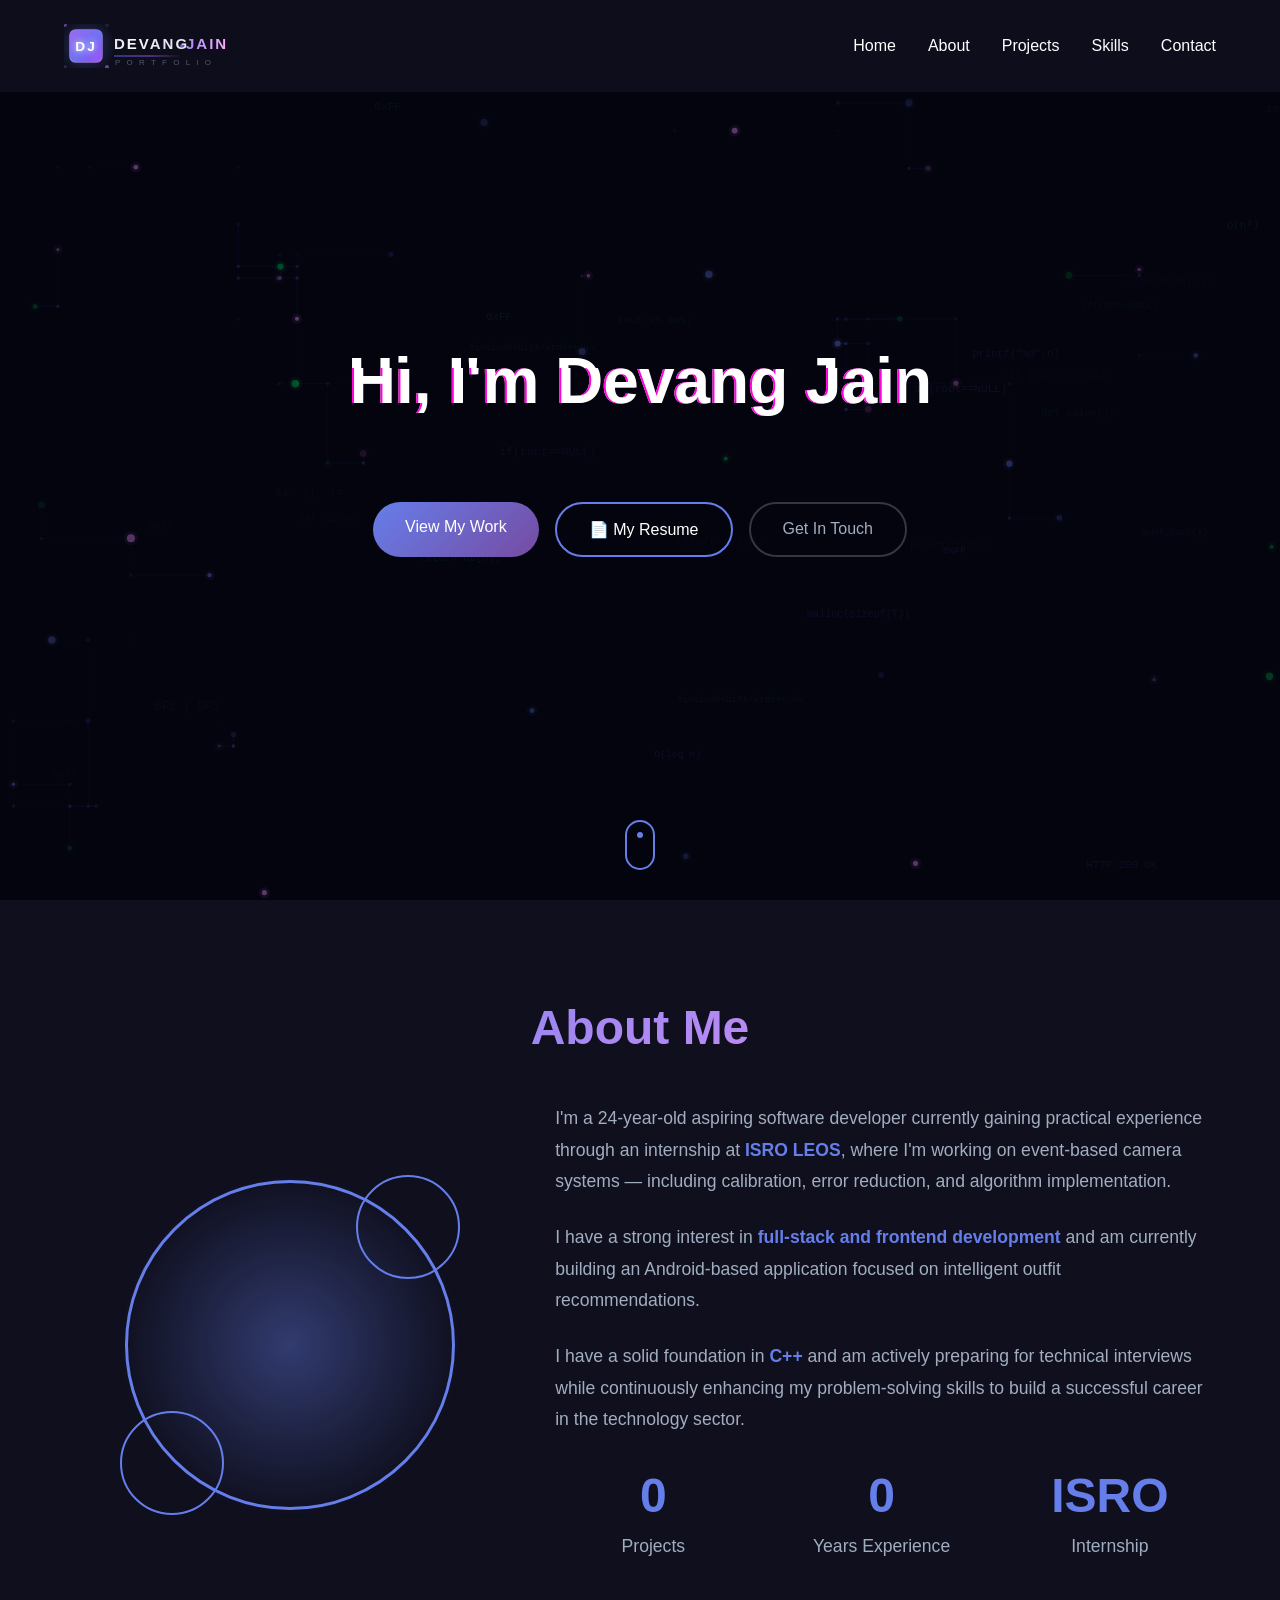
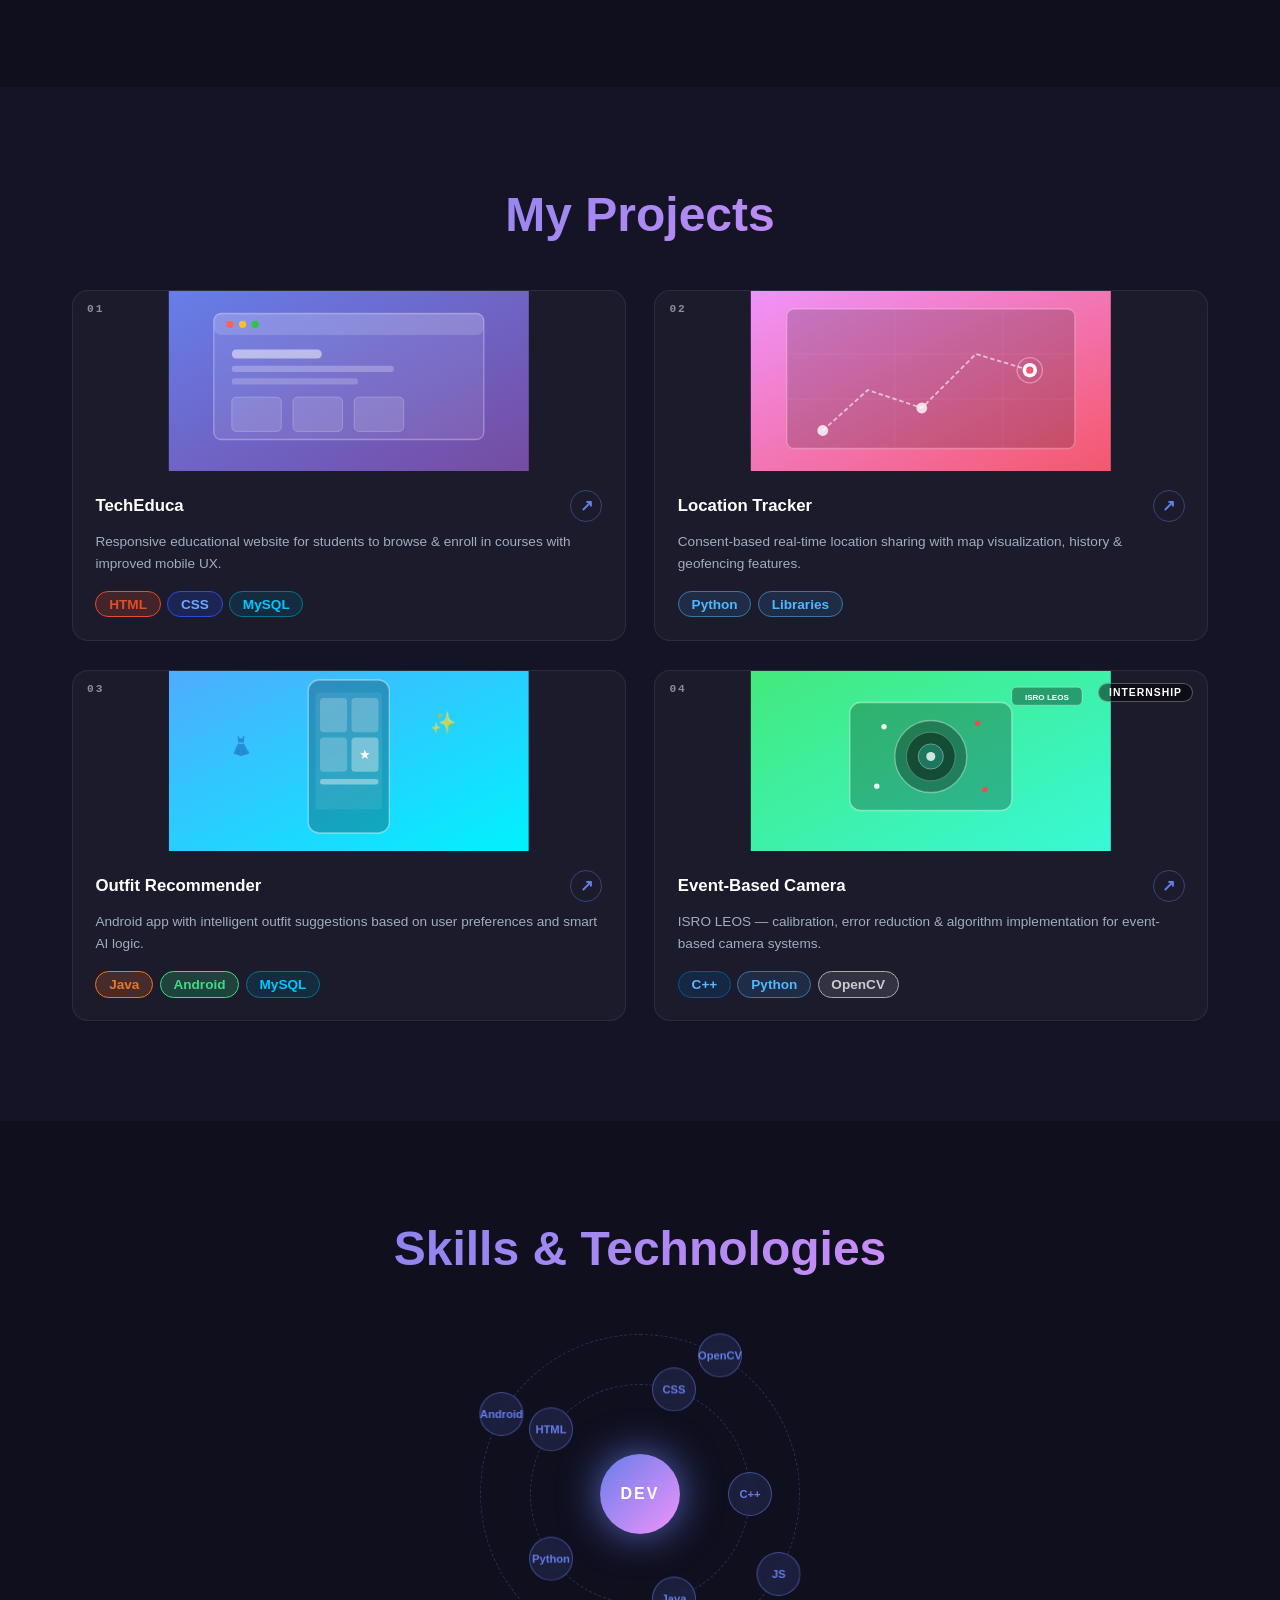
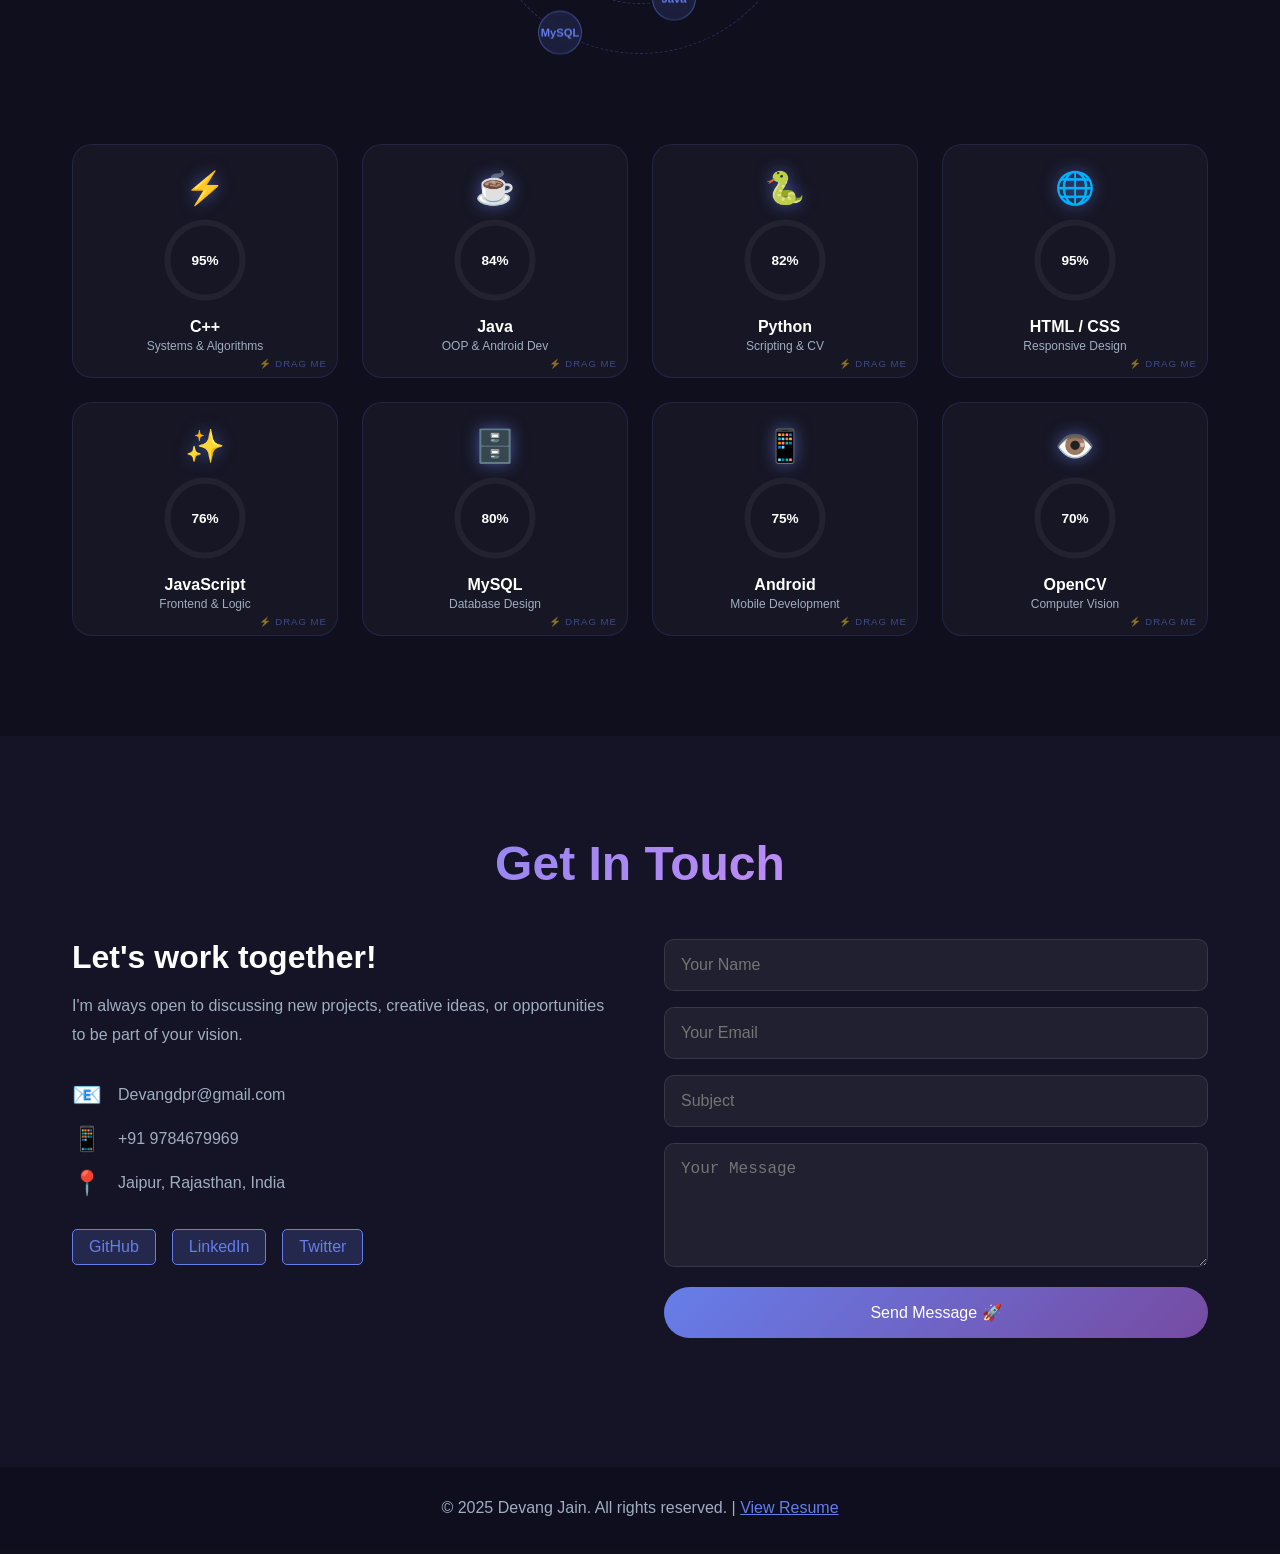
<file: index.html>
<!DOCTYPE html>
<html lang="en">
<head>
    <meta charset="UTF-8">
    <meta name="viewport" content="width=device-width, initial-scale=1.0">
    <title>Devang Jain - Portfolio</title>
    <link rel="stylesheet" href="styles.css">
</head>
<body>
    <!-- Animated Background -->
    <canvas id="particleCanvas"></canvas>
    <canvas id="csCanvas"></canvas>
    
    <!-- Navigation -->
    <nav class="navbar">
        <a href="#home" class="logo">
            <canvas id="logoCanvas" width="180" height="44"></canvas>
        </a>
        <ul class="nav-links">
            <li><a href="#home">Home</a></li>
            <li><a href="#about">About</a></li>
            <li><a href="#projects">Projects</a></li>
            <li><a href="#skills">Skills</a></li>
            <li><a href="#contact">Contact</a></li>
        </ul>
        <div class="burger">
            <div class="line1"></div>
            <div class="line2"></div>
            <div class="line3"></div>
        </div>
    </nav>

    <!-- Hero Section -->
    <section id="home" class="hero">
        <div class="hero-content">
            <h1 class="glitch" data-text="Hi, I'm Devang Jain">Hi, I'm Devang Jain</h1>
            <p class="typewriter"></p>
            <div class="cta-buttons">
                <a href="#projects" class="btn btn-primary">View My Work</a>
                <a href="resume.html" target="_blank" class="btn btn-secondary">📄 My Resume</a>
                <a href="#contact" class="btn btn-outline">Get In Touch</a>
            </div>
        </div>
        <div class="scroll-indicator">
            <div class="mouse"></div>
        </div>
    </section>

    <!-- About Section -->
    <section id="about" class="about">
        <div class="container">
            <h2 class="section-title">About Me</h2>
            <div class="about-content">
                <div class="about-image">
                    <div class="photo-container">
                        <div class="photo-3d">
                            <img src="Devpic.jpeg" alt="Your Photo" class="profile-photo">
                            <div class="photo-border"></div>
                            <div class="photo-glow"></div>
                        </div>
                    </div>
                </div>
                <div class="about-text">
                    <p>I'm a 24-year-old aspiring software developer currently gaining practical experience through an internship at <strong style="color:var(--primary-color)">ISRO LEOS</strong>, where I'm working on event-based camera systems — including calibration, error reduction, and algorithm implementation.</p>
                    <p>I have a strong interest in <strong style="color:var(--primary-color)">full-stack and frontend development</strong> and am currently building an Android-based application focused on intelligent outfit recommendations.</p>
                    <p>I have a solid foundation in <strong style="color:var(--primary-color)">C++</strong> and am actively preparing for technical interviews while continuously enhancing my problem-solving skills to build a successful career in the technology sector.</p>
                    <div class="stats">
                        <div class="stat-item">
                            <h3 class="counter" data-target="4">0</h3>
                            <p>Projects</p>
                        </div>
                        <div class="stat-item">
                            <h3 class="counter" data-target="1">0</h3>
                            <p>Years Experience</p>
                        </div>
                        <div class="stat-item">
                            <h3>ISRO</h3>
                            <p>Internship</p>
                        </div>
                    </div>
                </div>
            </div>
        </div>
    </section>

    <!-- Projects Section -->
    <section id="projects" class="projects">
        <div class="container">
            <h2 class="section-title">My Projects</h2>

            <div class="proj-grid">

                <!-- Card 1 -->
                <div class="proj-card">
                    <div class="proj-banner" style="--c1:#667eea;--c2:#764ba2;">
                        <svg viewBox="0 0 400 200" xmlns="http://www.w3.org/2000/svg" width="100%" height="100%">
                            <rect width="400" height="200" fill="url(#p1)"/>
                            <defs><linearGradient id="p1" x1="0%" y1="0%" x2="100%" y2="100%"><stop offset="0%" stop-color="#667eea"/><stop offset="100%" stop-color="#764ba2"/></linearGradient></defs>
                            <rect x="50" y="25" width="300" height="140" rx="8" fill="rgba(255,255,255,0.08)" stroke="rgba(255,255,255,0.3)" stroke-width="1.5"/>
                            <rect x="50" y="25" width="300" height="24" rx="8" fill="rgba(255,255,255,0.15)"/>
                            <circle cx="68" cy="37" r="4" fill="#ff5f57"/><circle cx="82" cy="37" r="4" fill="#febc2e"/><circle cx="96" cy="37" r="4" fill="#28c840"/>
                            <rect x="70" y="65" width="100" height="10" rx="5" fill="rgba(255,255,255,0.5)"/>
                            <rect x="70" y="83" width="180" height="7" rx="3" fill="rgba(255,255,255,0.25)"/>
                            <rect x="70" y="97" width="140" height="7" rx="3" fill="rgba(255,255,255,0.2)"/>
                            <rect x="70" y="118" width="55" height="38" rx="5" fill="rgba(255,255,255,0.12)" stroke="rgba(255,255,255,0.25)" stroke-width="1"/>
                            <rect x="138" y="118" width="55" height="38" rx="5" fill="rgba(255,255,255,0.12)" stroke="rgba(255,255,255,0.25)" stroke-width="1"/>
                            <rect x="206" y="118" width="55" height="38" rx="5" fill="rgba(255,255,255,0.12)" stroke="rgba(255,255,255,0.25)" stroke-width="1"/>
                        </svg>
                        <div class="proj-num">01</div>
                    </div>
                    <div class="proj-body">
                        <div class="proj-header">
                            <h3>TechEduca</h3>
                            <a href="https://github.com/devangdpr" target="_blank" class="proj-gh">↗</a>
                        </div>
                        <p>Responsive educational website for students to browse & enroll in courses with improved mobile UX.</p>
                        <div class="proj-tags">
                            <span class="tech-tag lang-tag html">HTML</span>
                            <span class="tech-tag lang-tag css">CSS</span>
                            <span class="tech-tag lang-tag sql">MySQL</span>
                        </div>
                    </div>
                </div>

                <!-- Card 2 -->
                <div class="proj-card">
                    <div class="proj-banner" style="--c1:#f093fb;--c2:#f5576c;">
                        <svg viewBox="0 0 400 200" xmlns="http://www.w3.org/2000/svg" width="100%" height="100%">
                            <rect width="400" height="200" fill="url(#p2)"/>
                            <defs><linearGradient id="p2" x1="0%" y1="0%" x2="100%" y2="100%"><stop offset="0%" stop-color="#f093fb"/><stop offset="100%" stop-color="#f5576c"/></linearGradient></defs>
                            <rect x="40" y="20" width="320" height="155" rx="8" fill="rgba(0,0,0,0.18)" stroke="rgba(255,255,255,0.25)" stroke-width="1.5"/>
                            <line x1="40" y1="70" x2="360" y2="70" stroke="rgba(255,255,255,0.08)" stroke-width="1"/>
                            <line x1="40" y1="120" x2="360" y2="120" stroke="rgba(255,255,255,0.08)" stroke-width="1"/>
                            <line x1="160" y1="20" x2="160" y2="175" stroke="rgba(255,255,255,0.08)" stroke-width="1"/>
                            <line x1="280" y1="20" x2="280" y2="175" stroke="rgba(255,255,255,0.08)" stroke-width="1"/>
                            <polyline points="80,155 130,110 190,130 250,70 310,88" fill="none" stroke="rgba(255,255,255,0.6)" stroke-width="2" stroke-dasharray="5,3"/>
                            <circle cx="80" cy="155" r="6" fill="white" opacity="0.8"/>
                            <circle cx="190" cy="130" r="6" fill="white" opacity="0.8"/>
                            <circle cx="310" cy="88" r="8" fill="white"/>
                            <circle cx="310" cy="88" r="4" fill="#f5576c"/>
                            <circle cx="310" cy="88" r="14" fill="none" stroke="rgba(255,255,255,0.35)" stroke-width="1.5"/>
                        </svg>
                        <div class="proj-num">02</div>
                    </div>
                    <div class="proj-body">
                        <div class="proj-header">
                            <h3>Location Tracker</h3>
                            <a href="https://github.com/devangdpr" target="_blank" class="proj-gh">↗</a>
                        </div>
                        <p>Consent-based real-time location sharing with map visualization, history & geofencing features.</p>
                        <div class="proj-tags">
                            <span class="tech-tag lang-tag python">Python</span>
                            <span class="tech-tag lang-tag python">Libraries</span>
                        </div>
                    </div>
                </div>

                <!-- Card 3 -->
                <div class="proj-card">
                    <div class="proj-banner" style="--c1:#4facfe;--c2:#00f2fe;">
                        <svg viewBox="0 0 400 200" xmlns="http://www.w3.org/2000/svg" width="100%" height="100%">
                            <rect width="400" height="200" fill="url(#p3)"/>
                            <defs><linearGradient id="p3" x1="0%" y1="0%" x2="100%" y2="100%"><stop offset="0%" stop-color="#4facfe"/><stop offset="100%" stop-color="#00f2fe"/></linearGradient></defs>
                            <rect x="155" y="10" width="90" height="170" rx="12" fill="rgba(0,0,0,0.25)" stroke="rgba(255,255,255,0.4)" stroke-width="1.5"/>
                            <rect x="163" y="24" width="74" height="130" rx="4" fill="rgba(255,255,255,0.08)"/>
                            <rect x="168" y="30" width="30" height="38" rx="4" fill="rgba(255,255,255,0.22)"/>
                            <rect x="203" y="30" width="30" height="38" rx="4" fill="rgba(255,255,255,0.22)"/>
                            <rect x="168" y="74" width="30" height="38" rx="4" fill="rgba(255,255,255,0.22)"/>
                            <rect x="203" y="74" width="30" height="38" rx="4" fill="rgba(255,255,255,0.35)"/>
                            <text x="218" y="98" text-anchor="middle" font-size="14" fill="#fff">★</text>
                            <rect x="168" y="120" width="65" height="6" rx="3" fill="rgba(255,255,255,0.4)"/>
                            <text x="290" y="65" font-size="24" fill="rgba(255,255,255,0.7)">✨</text>
                            <text x="68" y="90" font-size="20" fill="rgba(255,255,255,0.55)">👗</text>
                        </svg>
                        <div class="proj-num">03</div>
                    </div>
                    <div class="proj-body">
                        <div class="proj-header">
                            <h3>Outfit Recommender</h3>
                            <a href="https://github.com/devangdpr" target="_blank" class="proj-gh">↗</a>
                        </div>
                        <p>Android app with intelligent outfit suggestions based on user preferences and smart AI logic.</p>
                        <div class="proj-tags">
                            <span class="tech-tag lang-tag java">Java</span>
                            <span class="tech-tag lang-tag android">Android</span>
                            <span class="tech-tag lang-tag sql">MySQL</span>
                        </div>
                    </div>
                </div>

                <!-- Card 4 -->
                <div class="proj-card proj-card--featured">
                    <div class="proj-banner" style="--c1:#43e97b;--c2:#38f9d7;">
                        <svg viewBox="0 0 400 200" xmlns="http://www.w3.org/2000/svg" width="100%" height="100%">
                            <rect width="400" height="200" fill="url(#p4)"/>
                            <defs><linearGradient id="p4" x1="0%" y1="0%" x2="100%" y2="100%"><stop offset="0%" stop-color="#43e97b"/><stop offset="100%" stop-color="#38f9d7"/></linearGradient></defs>
                            <rect x="110" y="35" width="180" height="120" rx="12" fill="rgba(0,0,0,0.25)" stroke="rgba(255,255,255,0.4)" stroke-width="1.5"/>
                            <circle cx="200" cy="95" r="40" fill="rgba(0,0,0,0.3)" stroke="rgba(255,255,255,0.35)" stroke-width="1.5"/>
                            <circle cx="200" cy="95" r="27" fill="rgba(0,0,0,0.4)" stroke="rgba(255,255,255,0.25)" stroke-width="1"/>
                            <circle cx="200" cy="95" r="14" fill="rgba(56,249,215,0.25)" stroke="rgba(255,255,255,0.4)" stroke-width="1"/>
                            <circle cx="200" cy="95" r="5" fill="rgba(255,255,255,0.8)"/>
                            <circle cx="148" cy="62" r="3" fill="white" opacity="0.9"/>
                            <circle cx="252" cy="58" r="3" fill="#ff4444" opacity="0.9"/>
                            <circle cx="140" cy="128" r="3" fill="white" opacity="0.9"/>
                            <circle cx="260" cy="132" r="3" fill="#ff4444" opacity="0.9"/>
                            <rect x="290" y="18" width="78" height="20" rx="5" fill="rgba(0,0,0,0.35)" stroke="rgba(255,255,255,0.35)" stroke-width="1"/>
                            <text x="329" y="32" text-anchor="middle" fill="white" font-size="9" font-family="Arial" font-weight="bold">ISRO LEOS</text>
                        </svg>
                        <div class="proj-num">04</div>
                        <span class="proj-badge">Internship</span>
                    </div>
                    <div class="proj-body">
                        <div class="proj-header">
                            <h3>Event-Based Camera</h3>
                            <a href="https://github.com/devangdpr" target="_blank" class="proj-gh">↗</a>
                        </div>
                        <p>ISRO LEOS — calibration, error reduction & algorithm implementation for event-based camera systems.</p>
                        <div class="proj-tags">
                            <span class="tech-tag lang-tag cpp">C++</span>
                            <span class="tech-tag lang-tag python">Python</span>
                            <span class="tech-tag lang-tag cv">OpenCV</span>
                        </div>
                    </div>
                </div>

            </div>
        </div>
    </section>
    <!-- Skills Section -->
    <section id="skills" class="skills">
        <div class="container">
            <h2 class="section-title">Skills & Technologies</h2>

            <!-- Orbit rings visual -->
            <div class="skills-orbit-wrapper">
                <div class="orbit-center">
                    <span>DEV</span>
                </div>
                <div class="orbit orbit-1">
                    <div class="orbit-item" style="--angle:0deg"><span>C++</span></div>
                    <div class="orbit-item" style="--angle:72deg"><span>Java</span></div>
                    <div class="orbit-item" style="--angle:144deg"><span>Python</span></div>
                    <div class="orbit-item" style="--angle:216deg"><span>HTML</span></div>
                    <div class="orbit-item" style="--angle:288deg"><span>CSS</span></div>
                </div>
                <div class="orbit orbit-2">
                    <div class="orbit-item" style="--angle:30deg"><span>JS</span></div>
                    <div class="orbit-item" style="--angle:120deg"><span>MySQL</span></div>
                    <div class="orbit-item" style="--angle:210deg"><span>Android</span></div>
                    <div class="orbit-item" style="--angle:300deg"><span>OpenCV</span></div>
                </div>
            </div>

            <!-- Skill cards grid -->
            <div class="skill-cards-grid">

                <div class="skill-card">
                    <div class="skill-card-icon">⚡</div>
                    <div class="skill-card-ring">
                        <svg viewBox="0 0 120 120">
                            <circle cx="60" cy="60" r="50" fill="none" stroke="rgba(255,255,255,0.05)" stroke-width="8"/>
                            <circle cx="60" cy="60" r="50" fill="none" stroke="url(#ring1)" stroke-width="8" stroke-linecap="round"
                                stroke-dasharray="314" stroke-dashoffset="16" class="ring-progress" data-progress="95"/>
                            <defs><linearGradient id="ring1" x1="0%" y1="0%" x2="100%" y2="0%"><stop offset="0%" stop-color="#667eea"/><stop offset="100%" stop-color="#f093fb"/></linearGradient></defs>
                        </svg>
                        <span class="ring-percent">95%</span>
                    </div>
                    <h4>C++</h4>
                    <p>Systems & Algorithms</p>
                </div>

                <div class="skill-card">
                    <div class="skill-card-icon">☕</div>
                    <div class="skill-card-ring">
                        <svg viewBox="0 0 120 120">
                            <circle cx="60" cy="60" r="50" fill="none" stroke="rgba(255,255,255,0.05)" stroke-width="8"/>
                            <circle cx="60" cy="60" r="50" fill="none" stroke="url(#ring2)" stroke-width="8" stroke-linecap="round"
                                stroke-dasharray="314" stroke-dashoffset="50" class="ring-progress" data-progress="84"/>
                            <defs><linearGradient id="ring2" x1="0%" y1="0%" x2="100%" y2="0%"><stop offset="0%" stop-color="#ed7524"/><stop offset="100%" stop-color="#f7df1e"/></linearGradient></defs>
                        </svg>
                        <span class="ring-percent">84%</span>
                    </div>
                    <h4>Java</h4>
                    <p>OOP & Android Dev</p>
                </div>

                <div class="skill-card">
                    <div class="skill-card-icon">🐍</div>
                    <div class="skill-card-ring">
                        <svg viewBox="0 0 120 120">
                            <circle cx="60" cy="60" r="50" fill="none" stroke="rgba(255,255,255,0.05)" stroke-width="8"/>
                            <circle cx="60" cy="60" r="50" fill="none" stroke="url(#ring3)" stroke-width="8" stroke-linecap="round"
                                stroke-dasharray="314" stroke-dashoffset="56" class="ring-progress" data-progress="82"/>
                            <defs><linearGradient id="ring3" x1="0%" y1="0%" x2="100%" y2="0%"><stop offset="0%" stop-color="#3776ab"/><stop offset="100%" stop-color="#4db8ff"/></linearGradient></defs>
                        </svg>
                        <span class="ring-percent">82%</span>
                    </div>
                    <h4>Python</h4>
                    <p>Scripting & CV</p>
                </div>

                <div class="skill-card">
                    <div class="skill-card-icon">🌐</div>
                    <div class="skill-card-ring">
                        <svg viewBox="0 0 120 120">
                            <circle cx="60" cy="60" r="50" fill="none" stroke="rgba(255,255,255,0.05)" stroke-width="8"/>
                            <circle cx="60" cy="60" r="50" fill="none" stroke="url(#ring4)" stroke-width="8" stroke-linecap="round"
                                stroke-dasharray="314" stroke-dashoffset="16" class="ring-progress" data-progress="95"/>
                            <defs><linearGradient id="ring4" x1="0%" y1="0%" x2="100%" y2="0%"><stop offset="0%" stop-color="#e44d26"/><stop offset="100%" stop-color="#264de4"/></linearGradient></defs>
                        </svg>
                        <span class="ring-percent">95%</span>
                    </div>
                    <h4>HTML / CSS</h4>
                    <p>Responsive Design</p>
                </div>

                <div class="skill-card">
                    <div class="skill-card-icon">✨</div>
                    <div class="skill-card-ring">
                        <svg viewBox="0 0 120 120">
                            <circle cx="60" cy="60" r="50" fill="none" stroke="rgba(255,255,255,0.05)" stroke-width="8"/>
                            <circle cx="60" cy="60" r="50" fill="none" stroke="url(#ring5)" stroke-width="8" stroke-linecap="round"
                                stroke-dasharray="314" stroke-dashoffset="75" class="ring-progress" data-progress="76"/>
                            <defs><linearGradient id="ring5" x1="0%" y1="0%" x2="100%" y2="0%"><stop offset="0%" stop-color="#f7df1e"/><stop offset="100%" stop-color="#f093fb"/></linearGradient></defs>
                        </svg>
                        <span class="ring-percent">76%</span>
                    </div>
                    <h4>JavaScript</h4>
                    <p>Frontend & Logic</p>
                </div>

                <div class="skill-card">
                    <div class="skill-card-icon">🗄️</div>
                    <div class="skill-card-ring">
                        <svg viewBox="0 0 120 120">
                            <circle cx="60" cy="60" r="50" fill="none" stroke="rgba(255,255,255,0.05)" stroke-width="8"/>
                            <circle cx="60" cy="60" r="50" fill="none" stroke="url(#ring6)" stroke-width="8" stroke-linecap="round"
                                stroke-dasharray="314" stroke-dashoffset="63" class="ring-progress" data-progress="80"/>
                            <defs><linearGradient id="ring6" x1="0%" y1="0%" x2="100%" y2="0%"><stop offset="0%" stop-color="#00758f"/><stop offset="100%" stop-color="#00c8ff"/></linearGradient></defs>
                        </svg>
                        <span class="ring-percent">80%</span>
                    </div>
                    <h4>MySQL</h4>
                    <p>Database Design</p>
                </div>

                <div class="skill-card">
                    <div class="skill-card-icon">📱</div>
                    <div class="skill-card-ring">
                        <svg viewBox="0 0 120 120">
                            <circle cx="60" cy="60" r="50" fill="none" stroke="rgba(255,255,255,0.05)" stroke-width="8"/>
                            <circle cx="60" cy="60" r="50" fill="none" stroke="url(#ring7)" stroke-width="8" stroke-linecap="round"
                                stroke-dasharray="314" stroke-dashoffset="75" class="ring-progress" data-progress="75"/>
                            <defs><linearGradient id="ring7" x1="0%" y1="0%" x2="100%" y2="0%"><stop offset="0%" stop-color="#3ddc84"/><stop offset="100%" stop-color="#00c8ff"/></linearGradient></defs>
                        </svg>
                        <span class="ring-percent">75%</span>
                    </div>
                    <h4>Android</h4>
                    <p>Mobile Development</p>
                </div>

                <div class="skill-card">
                    <div class="skill-card-icon">👁️</div>
                    <div class="skill-card-ring">
                        <svg viewBox="0 0 120 120">
                            <circle cx="60" cy="60" r="50" fill="none" stroke="rgba(255,255,255,0.05)" stroke-width="8"/>
                            <circle cx="60" cy="60" r="50" fill="none" stroke="url(#ring8)" stroke-width="8" stroke-linecap="round"
                                stroke-dasharray="314" stroke-dashoffset="94" class="ring-progress" data-progress="70"/>
                            <defs><linearGradient id="ring8" x1="0%" y1="0%" x2="100%" y2="0%"><stop offset="0%" stop-color="#43e97b"/><stop offset="100%" stop-color="#38f9d7"/></linearGradient></defs>
                        </svg>
                        <span class="ring-percent">70%</span>
                    </div>
                    <h4>OpenCV</h4>
                    <p>Computer Vision</p>
                </div>

            </div>
        </div>
    </section>
    <!-- Contact Section -->
    <section id="contact" class="contact">
        <div class="container">
            <h2 class="section-title">Get In Touch</h2>
            <div class="contact-content">
                <div class="contact-info">
                    <h3>Let's work together!</h3>
                    <p>I'm always open to discussing new projects, creative ideas, or opportunities to be part of your vision.</p>
                    <div class="contact-details">
                        <div class="contact-item">
                            <span class="icon">📧</span>
                            <span>Devangdpr@gmail.com</span>
                        </div>
                        <div class="contact-item">
                            <span class="icon">📱</span>
                            <span>+91 9784679969</span>
                        </div>
                        <div class="contact-item">
                            <span class="icon">📍</span>
                            <span>Jaipur, Rajasthan, India</span>
                        </div>
                    </div>
                    <div class="social-links">
                        <a href="https://github.com/devangdpr" target="_blank" class="social-link">GitHub</a>
                        <a href="https://www.linkedin.com/in/devangjain17" target="_blank" class="social-link">LinkedIn</a>
                        <a href="https://x.com/DJTECH13770714" target="_blank" class="social-link">Twitter</a>
                    </div>
                </div>
                <form class="contact-form" id="contactForm" onsubmit="return false;">
                    <div class="form-group">
                        <input type="text" id="cf-name" placeholder="Your Name" required>
                    </div>
                    <div class="form-group">
                        <input type="email" id="cf-email" placeholder="Your Email" required>
                    </div>
                    <div class="form-group">
                        <input type="text" id="cf-subject" placeholder="Subject" required>
                    </div>
                    <div class="form-group">
                        <textarea id="cf-message" placeholder="Your Message" rows="5" required></textarea>
                    </div>
                    <button type="button" id="sendBtn" class="btn btn-primary">Send Message 🚀</button>
                    <p class="form-note" id="form-status"></p>
                </form>
            </div>
        </div>
    </section>

    <!-- Footer -->
    <footer class="footer">
        <p>&copy; 2025 Devang Jain. All rights reserved. | <a href="resume.html" target="_blank" style="color:var(--primary-color)">View Resume</a></p>
    </footer>

    <script src="script.js"></script>
    <script src="gravity-cards.js"></script>
    <script src="cs-background.js"></script>
    <script src="logo.js"></script>
    <script>
        // CONTACT FORM - inline to guarantee it runs
        document.getElementById('sendBtn').addEventListener('click', async function() {
            var name    = document.getElementById('cf-name').value.trim();
            var email   = document.getElementById('cf-email').value.trim();
            var subject = document.getElementById('cf-subject').value.trim();
            var message = document.getElementById('cf-message').value.trim();
            var status  = document.getElementById('form-status');
            var btn     = this;

            if (!name || !email || !subject || !message) {
                status.style.color = '#f7df1e';
                status.textContent = '⚠️ Please fill all fields!';
                return;
            }

            btn.textContent = 'Sending...';
            btn.disabled = true;
            status.textContent = '';

            fetch('https://api.web3forms.com/submit', {
                method: 'POST',
                headers: { 'Content-Type': 'application/json', 'Accept': 'application/json' },
                body: JSON.stringify({
                    access_key: '768ef2a3-b3de-43d7-9d54-224f62741f43',
                    name: name,
                    email: email,
                    subject: subject,
                    message: message
                })
            })
            .then(function(res) { return res.json(); })
            .then(function(data) {
                if (data.success) {
                    status.style.color = '#43e97b';
                    status.textContent = '✅ Message sent! Devang will reply soon.';
                    document.getElementById('cf-name').value = '';
                    document.getElementById('cf-email').value = '';
                    document.getElementById('cf-subject').value = '';
                    document.getElementById('cf-message').value = '';
                } else {
                    status.style.color = '#f5576c';
                    status.textContent = '❌ Error: ' + data.message;
                }
                btn.textContent = 'Send Message 🚀';
                btn.disabled = false;
            })
            .catch(function() {
                status.style.color = '#f5576c';
                status.textContent = '❌ Network error. Please try again.';
                btn.textContent = 'Send Message 🚀';
                btn.disabled = false;
            });
        });
    </script>
</body>
</html>
</file>
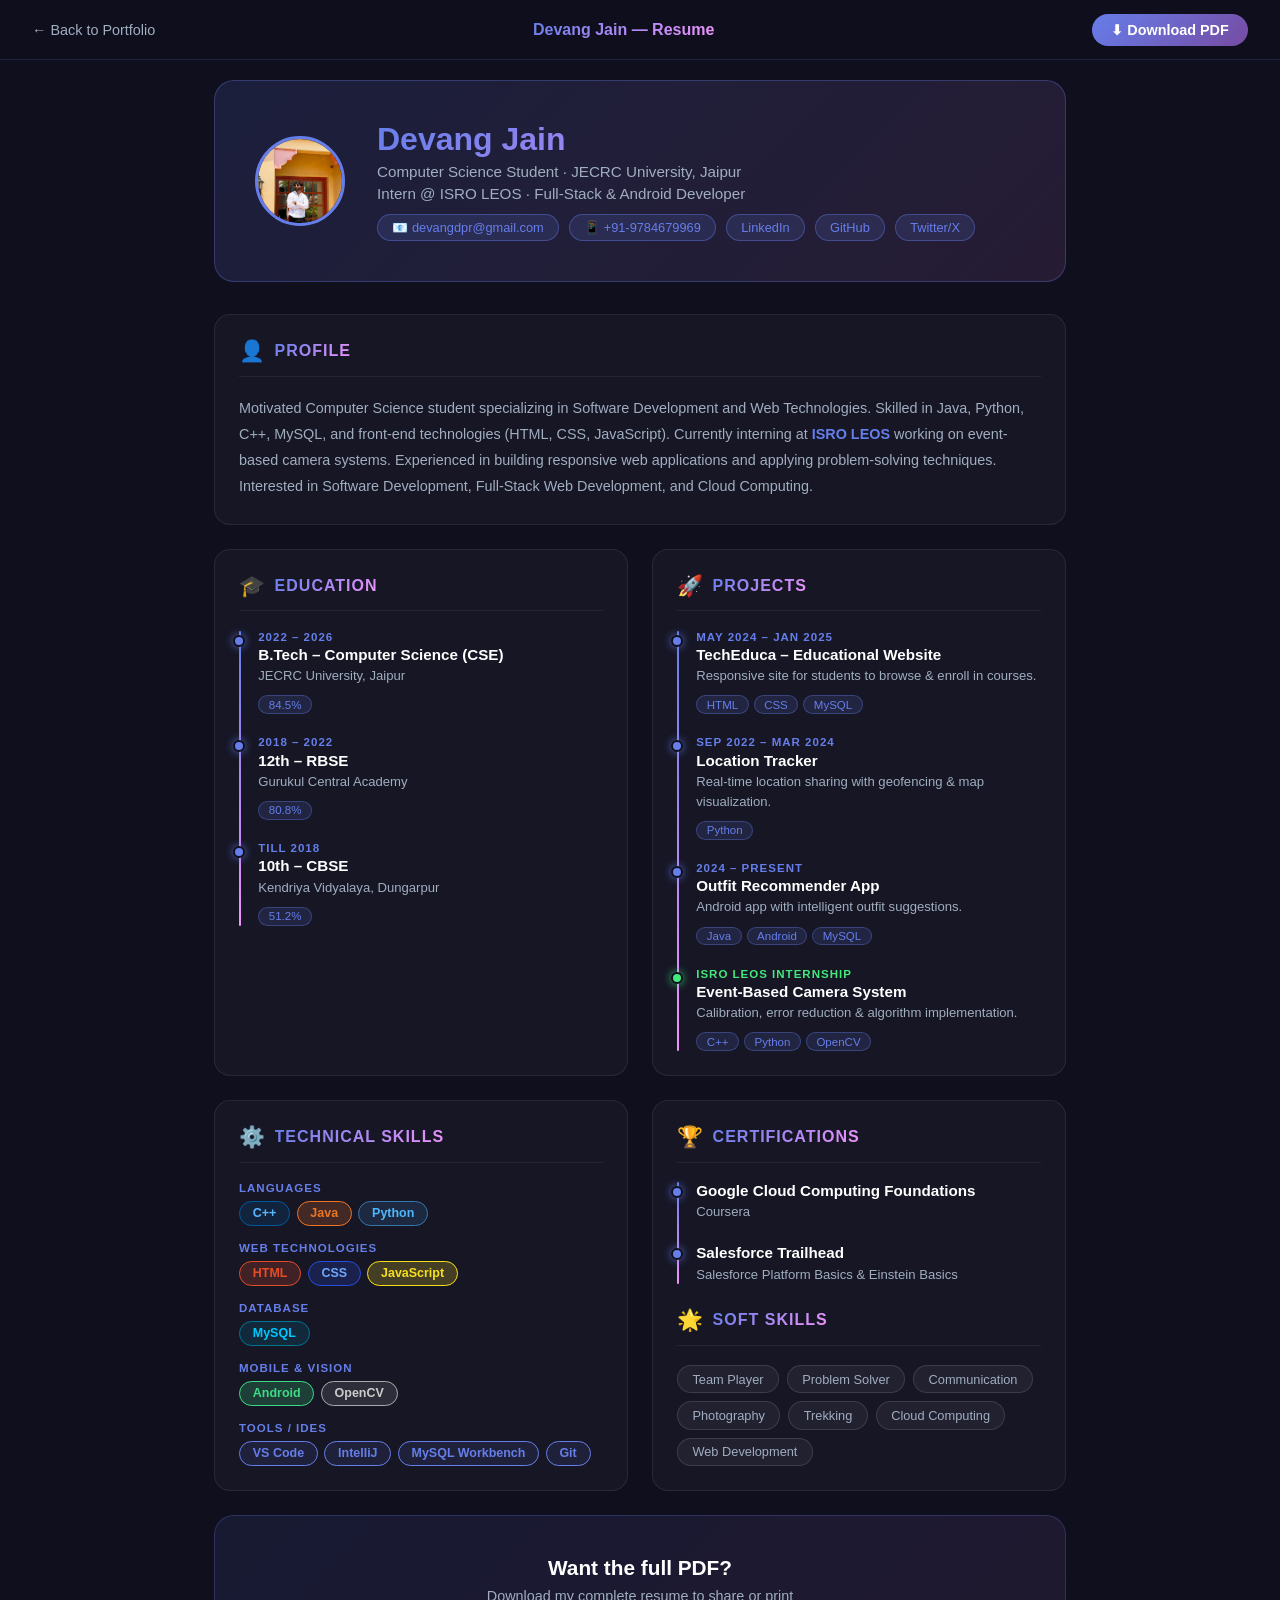
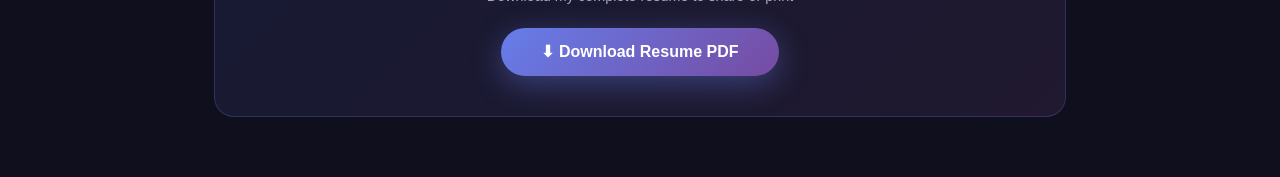
<file: resume.html>
<!DOCTYPE html>
<html lang="en">
<head>
    <meta charset="UTF-8">
    <meta name="viewport" content="width=device-width, initial-scale=1.0">
    <title>Devang Jain – Resume</title>
    <style>
        * { margin: 0; padding: 0; box-sizing: border-box; }

        body {
            font-family: 'Segoe UI', sans-serif;
            background: #0f0f1e;
            color: #fff;
            min-height: 100vh;
        }

        /* Top bar */
        .topbar {
            position: fixed;
            top: 0; left: 0; right: 0;
            height: 60px;
            background: rgba(15,15,30,0.95);
            backdrop-filter: blur(10px);
            border-bottom: 1px solid rgba(102,126,234,0.2);
            display: flex;
            align-items: center;
            justify-content: space-between;
            padding: 0 2rem;
            z-index: 100;
        }

        .topbar a.back {
            color: #a0aec0;
            text-decoration: none;
            font-size: 0.9rem;
            display: flex;
            align-items: center;
            gap: 0.5rem;
            transition: color 0.2s;
        }
        .topbar a.back:hover { color: #fff; }

        .topbar-title {
            font-size: 1rem;
            font-weight: 700;
            background: linear-gradient(135deg, #667eea, #f093fb);
            -webkit-background-clip: text;
            -webkit-text-fill-color: transparent;
            background-clip: text;
        }

        .download-btn {
            display: flex;
            align-items: center;
            gap: 0.5rem;
            padding: 0.5rem 1.2rem;
            background: linear-gradient(135deg, #667eea, #764ba2);
            color: white;
            text-decoration: none;
            border-radius: 50px;
            font-size: 0.9rem;
            font-weight: 600;
            transition: all 0.3s ease;
        }
        .download-btn:hover {
            transform: translateY(-2px);
            box-shadow: 0 8px 25px rgba(102,126,234,0.5);
        }

        /* Page wrapper */
        .page {
            max-width: 900px;
            margin: 80px auto 60px;
            padding: 0 1.5rem;
        }

        /* Header card */
        .resume-header {
            background: linear-gradient(135deg, rgba(102,126,234,0.15), rgba(240,147,251,0.1));
            border: 1px solid rgba(102,126,234,0.3);
            border-radius: 20px;
            padding: 2.5rem;
            margin-bottom: 2rem;
            display: flex;
            align-items: center;
            gap: 2rem;
        }

        .resume-avatar {
            width: 90px;
            height: 90px;
            border-radius: 50%;
            object-fit: cover;
            border: 3px solid #667eea;
            flex-shrink: 0;
        }

        .resume-header-info h1 {
            font-size: 2rem;
            font-weight: 800;
            background: linear-gradient(135deg, #667eea, #f093fb);
            -webkit-background-clip: text;
            -webkit-text-fill-color: transparent;
            background-clip: text;
        }

        .resume-header-info p {
            color: #a0aec0;
            margin: 0.3rem 0;
            font-size: 0.95rem;
        }

        .resume-header-links {
            display: flex;
            flex-wrap: wrap;
            gap: 0.6rem;
            margin-top: 0.8rem;
        }

        .resume-header-links a {
            padding: 0.3rem 0.9rem;
            background: rgba(102,126,234,0.15);
            border: 1px solid rgba(102,126,234,0.4);
            color: #667eea;
            text-decoration: none;
            border-radius: 20px;
            font-size: 0.8rem;
            transition: all 0.2s;
        }
        .resume-header-links a:hover {
            background: #667eea;
            color: white;
        }

        /* Grid layout */
        .resume-grid {
            display: grid;
            grid-template-columns: 1fr 1fr;
            gap: 1.5rem;
        }

        .resume-full { grid-column: 1 / -1; }

        /* Section card */
        .r-card {
            background: rgba(255,255,255,0.03);
            border: 1px solid rgba(255,255,255,0.08);
            border-radius: 16px;
            padding: 1.5rem;
            transition: border-color 0.3s;
        }
        .r-card:hover { border-color: rgba(102,126,234,0.3); }

        .r-card-title {
            display: flex;
            align-items: center;
            gap: 0.6rem;
            margin-bottom: 1.2rem;
            padding-bottom: 0.8rem;
            border-bottom: 1px solid rgba(255,255,255,0.06);
        }

        .r-card-title span { font-size: 1.3rem; }

        .r-card-title h2 {
            font-size: 1rem;
            font-weight: 700;
            background: linear-gradient(135deg, #667eea, #f093fb);
            -webkit-background-clip: text;
            -webkit-text-fill-color: transparent;
            background-clip: text;
            text-transform: uppercase;
            letter-spacing: 1px;
        }

        /* Timeline */
        .r-timeline { position: relative; padding-left: 1.2rem; }
        .r-timeline::before {
            content: '';
            position: absolute;
            left: 0; top: 0; bottom: 0;
            width: 2px;
            background: linear-gradient(180deg, #667eea, #f093fb);
            border-radius: 2px;
        }

        .r-item { position: relative; margin-bottom: 1.4rem; }
        .r-item:last-child { margin-bottom: 0; }

        .r-dot {
            position: absolute;
            left: -1.55rem;
            top: 4px;
            width: 12px; height: 12px;
            border-radius: 50%;
            background: #667eea;
            border: 2px solid #0f0f1e;
            box-shadow: 0 0 8px rgba(102,126,234,0.8);
        }

        .r-date {
            font-size: 0.72rem;
            color: #667eea;
            font-weight: 700;
            letter-spacing: 1px;
            text-transform: uppercase;
            margin-bottom: 0.2rem;
        }

        .r-item h4 {
            font-size: 0.95rem;
            font-weight: 700;
            color: #fff;
            margin-bottom: 0.2rem;
        }

        .r-item p {
            font-size: 0.82rem;
            color: #a0aec0;
            line-height: 1.5;
            margin-bottom: 0.4rem;
        }

        .r-tag {
            display: inline-block;
            padding: 0.15rem 0.6rem;
            background: rgba(102,126,234,0.15);
            border: 1px solid rgba(102,126,234,0.35);
            border-radius: 20px;
            font-size: 0.72rem;
            color: #667eea;
            margin-right: 0.3rem;
            margin-top: 0.2rem;
        }

        /* Skills grid */
        .skills-rows { display: flex; flex-direction: column; gap: 1rem; }

        .skill-row-label {
            font-size: 0.72rem;
            color: #667eea;
            font-weight: 700;
            text-transform: uppercase;
            letter-spacing: 1px;
            margin-bottom: 0.4rem;
        }

        .skill-tags { display: flex; flex-wrap: wrap; gap: 0.4rem; }

        .s-tag {
            padding: 0.3rem 0.8rem;
            border-radius: 20px;
            font-size: 0.78rem;
            font-weight: 600;
            border: 1px solid;
        }

        .s-cpp    { background: rgba(0,89,157,0.2);   border-color: #00599d; color: #5eb5ff; }
        .s-java   { background: rgba(237,117,36,0.2); border-color: #ed7524; color: #ed7524; }
        .s-python { background: rgba(55,118,171,0.2); border-color: #3776ab; color: #4db8ff; }
        .s-html   { background: rgba(228,77,38,0.2);  border-color: #e44d26; color: #e44d26; }
        .s-css    { background: rgba(38,77,228,0.2);  border-color: #264de4; color: #6fa8ff; }
        .s-js     { background: rgba(247,223,30,0.2); border-color: #f7df1e; color: #f7df1e; }
        .s-sql    { background: rgba(0,117,143,0.2);  border-color: #00758f; color: #00c8ff; }
        .s-and    { background: rgba(61,220,132,0.2); border-color: #3ddc84; color: #3ddc84; }
        .s-cv     { background: rgba(255,255,255,0.1);border-color: #aaa;    color: #ccc; }
        .s-tool   { background: rgba(102,126,234,0.1);border-color: #667eea; color: #667eea; }

        /* Profile section */
        .profile-text {
            font-size: 0.9rem;
            color: #a0aec0;
            line-height: 1.8;
        }

        /* Soft skills & interests */
        .soft-tags { display: flex; flex-wrap: wrap; gap: 0.5rem; }
        .soft-tag {
            padding: 0.35rem 0.9rem;
            background: rgba(255,255,255,0.05);
            border: 1px solid rgba(255,255,255,0.12);
            border-radius: 20px;
            font-size: 0.8rem;
            color: #a0aec0;
        }

        /* Download section */
        .download-section {
            text-align: center;
            padding: 2.5rem;
            background: linear-gradient(135deg, rgba(102,126,234,0.1), rgba(240,147,251,0.08));
            border: 1px solid rgba(102,126,234,0.25);
            border-radius: 20px;
            margin-top: 1.5rem;
        }

        .download-section h3 {
            font-size: 1.3rem;
            margin-bottom: 0.5rem;
        }

        .download-section p {
            color: #a0aec0;
            margin-bottom: 1.5rem;
            font-size: 0.9rem;
        }

        .dl-btn {
            display: inline-flex;
            align-items: center;
            gap: 0.6rem;
            padding: 0.9rem 2.5rem;
            background: linear-gradient(135deg, #667eea, #764ba2);
            color: white;
            text-decoration: none;
            border-radius: 50px;
            font-size: 1rem;
            font-weight: 700;
            transition: all 0.3s ease;
            box-shadow: 0 8px 30px rgba(102,126,234,0.4);
        }
        .dl-btn:hover {
            transform: translateY(-3px);
            box-shadow: 0 15px 40px rgba(102,126,234,0.6);
        }

        @media (max-width: 700px) {
            .resume-grid { grid-template-columns: 1fr; }
            .resume-header { flex-direction: column; text-align: center; }
            .resume-header-links { justify-content: center; }
        }
    </style>
</head>
<body>

    <!-- Top Bar -->
    <div class="topbar">
        <a href="index.html" class="back">← Back to Portfolio</a>
        <span class="topbar-title">Devang Jain — Resume</span>
        <a href="Devresume.pdf" download class="download-btn">⬇ Download PDF</a>
    </div>

    <div class="page">

        <!-- Header -->
        <div class="resume-header">
            <img src="Devpic.jpeg" alt="Devang Jain" class="resume-avatar">
            <div class="resume-header-info">
                <h1>Devang Jain</h1>
                <p>Computer Science Student · JECRC University, Jaipur</p>
                <p>Intern @ ISRO LEOS · Full-Stack & Android Developer</p>
                <div class="resume-header-links">
                    <a href="mailto:devangdpr@gmail.com">📧 devangdpr@gmail.com</a>
                    <a href="tel:+919784679969">📱 +91-9784679969</a>
                    <a href="https://linkedin.com/in/devangjain17" target="_blank">LinkedIn</a>
                    <a href="https://github.com/devangdpr" target="_blank">GitHub</a>
                    <a href="https://x.com/DJTECH13770714" target="_blank">Twitter/X</a>
                </div>
            </div>
        </div>

        <!-- Profile -->
        <div class="r-card resume-full" style="margin-bottom:1.5rem">
            <div class="r-card-title"><span>👤</span><h2>Profile</h2></div>
            <p class="profile-text">
                Motivated Computer Science student specializing in Software Development and Web Technologies.
                Skilled in Java, Python, C++, MySQL, and front-end technologies (HTML, CSS, JavaScript).
                Currently interning at <strong style="color:#667eea">ISRO LEOS</strong> working on event-based camera systems.
                Experienced in building responsive web applications and applying problem-solving techniques.
                Interested in Software Development, Full-Stack Web Development, and Cloud Computing.
            </p>
        </div>

        <div class="resume-grid">

            <!-- Education -->
            <div class="r-card">
                <div class="r-card-title"><span>🎓</span><h2>Education</h2></div>
                <div class="r-timeline">
                    <div class="r-item">
                        <div class="r-dot"></div>
                        <div class="r-date">2022 – 2026</div>
                        <h4>B.Tech – Computer Science (CSE)</h4>
                        <p>JECRC University, Jaipur</p>
                        <span class="r-tag">84.5%</span>
                    </div>
                    <div class="r-item">
                        <div class="r-dot"></div>
                        <div class="r-date">2018 – 2022</div>
                        <h4>12th – RBSE</h4>
                        <p>Gurukul Central Academy</p>
                        <span class="r-tag">80.8%</span>
                    </div>
                    <div class="r-item">
                        <div class="r-dot"></div>
                        <div class="r-date">Till 2018</div>
                        <h4>10th – CBSE</h4>
                        <p>Kendriya Vidyalaya, Dungarpur</p>
                        <span class="r-tag">51.2%</span>
                    </div>
                </div>
            </div>

            <!-- Projects -->
            <div class="r-card">
                <div class="r-card-title"><span>🚀</span><h2>Projects</h2></div>
                <div class="r-timeline">
                    <div class="r-item">
                        <div class="r-dot"></div>
                        <div class="r-date">May 2024 – Jan 2025</div>
                        <h4>TechEduca – Educational Website</h4>
                        <p>Responsive site for students to browse & enroll in courses.</p>
                        <span class="r-tag">HTML</span><span class="r-tag">CSS</span><span class="r-tag">MySQL</span>
                    </div>
                    <div class="r-item">
                        <div class="r-dot"></div>
                        <div class="r-date">Sep 2022 – Mar 2024</div>
                        <h4>Location Tracker</h4>
                        <p>Real-time location sharing with geofencing & map visualization.</p>
                        <span class="r-tag">Python</span>
                    </div>
                    <div class="r-item">
                        <div class="r-dot"></div>
                        <div class="r-date">2024 – Present</div>
                        <h4>Outfit Recommender App</h4>
                        <p>Android app with intelligent outfit suggestions.</p>
                        <span class="r-tag">Java</span><span class="r-tag">Android</span><span class="r-tag">MySQL</span>
                    </div>
                    <div class="r-item">
                        <div class="r-dot" style="background:#43e97b;box-shadow:0 0 8px rgba(67,233,123,0.8)"></div>
                        <div class="r-date" style="color:#43e97b">ISRO LEOS Internship</div>
                        <h4>Event-Based Camera System</h4>
                        <p>Calibration, error reduction & algorithm implementation.</p>
                        <span class="r-tag">C++</span><span class="r-tag">Python</span><span class="r-tag">OpenCV</span>
                    </div>
                </div>
            </div>

            <!-- Technical Skills -->
            <div class="r-card">
                <div class="r-card-title"><span>⚙️</span><h2>Technical Skills</h2></div>
                <div class="skills-rows">
                    <div>
                        <div class="skill-row-label">Languages</div>
                        <div class="skill-tags">
                            <span class="s-tag s-cpp">C++</span>
                            <span class="s-tag s-java">Java</span>
                            <span class="s-tag s-python">Python</span>
                        </div>
                    </div>
                    <div>
                        <div class="skill-row-label">Web Technologies</div>
                        <div class="skill-tags">
                            <span class="s-tag s-html">HTML</span>
                            <span class="s-tag s-css">CSS</span>
                            <span class="s-tag s-js">JavaScript</span>
                        </div>
                    </div>
                    <div>
                        <div class="skill-row-label">Database</div>
                        <div class="skill-tags">
                            <span class="s-tag s-sql">MySQL</span>
                        </div>
                    </div>
                    <div>
                        <div class="skill-row-label">Mobile & Vision</div>
                        <div class="skill-tags">
                            <span class="s-tag s-and">Android</span>
                            <span class="s-tag s-cv">OpenCV</span>
                        </div>
                    </div>
                    <div>
                        <div class="skill-row-label">Tools / IDEs</div>
                        <div class="skill-tags">
                            <span class="s-tag s-tool">VS Code</span>
                            <span class="s-tag s-tool">IntelliJ</span>
                            <span class="s-tag s-tool">MySQL Workbench</span>
                            <span class="s-tag s-tool">Git</span>
                        </div>
                    </div>
                </div>
            </div>

            <!-- Certifications + Soft Skills -->
            <div class="r-card">
                <div class="r-card-title"><span>🏆</span><h2>Certifications</h2></div>
                <div class="r-timeline" style="margin-bottom:1.5rem">
                    <div class="r-item">
                        <div class="r-dot"></div>
                        <h4>Google Cloud Computing Foundations</h4>
                        <p>Coursera</p>
                    </div>
                    <div class="r-item">
                        <div class="r-dot"></div>
                        <h4>Salesforce Trailhead</h4>
                        <p>Salesforce Platform Basics & Einstein Basics</p>
                    </div>
                </div>

                <div class="r-card-title" style="margin-top:1rem"><span>🌟</span><h2>Soft Skills</h2></div>
                <div class="soft-tags">
                    <span class="soft-tag">Team Player</span>
                    <span class="soft-tag">Problem Solver</span>
                    <span class="soft-tag">Communication</span>
                    <span class="soft-tag">Photography</span>
                    <span class="soft-tag">Trekking</span>
                    <span class="soft-tag">Cloud Computing</span>
                    <span class="soft-tag">Web Development</span>
                </div>
            </div>

        </div>

        <!-- Download Section -->
        <div class="download-section">
            <h3>Want the full PDF?</h3>
            <p>Download my complete resume to share or print</p>
            <a href="Devresume.pdf" download class="dl-btn">⬇ Download Resume PDF</a>
        </div>

    </div>

</body>
</html>
</file>
<file: styles.css>
* {
    margin: 0;
    padding: 0;
    box-sizing: border-box;
}

:root {
    --primary-color: #667eea;
    --secondary-color: #764ba2;
    --accent-color: #f093fb;
    --dark-bg: #0f0f1e;
    --light-text: #ffffff;
    --gray-text: #a0aec0;
}

html {
    scroll-behavior: smooth;
}

body {
    font-family: 'Segoe UI', Tahoma, Geneva, Verdana, sans-serif;
    background: var(--dark-bg);
    color: var(--light-text);
    overflow-x: hidden;
}

/* Particle Canvas Background */
#particleCanvas {
    position: fixed;
    top: 0;
    left: 0;
    width: 100%;
    height: 100%;
    z-index: -2;
    background: #050510;
}

#csCanvas {
    position: fixed;
    top: 0;
    left: 0;
    width: 100%;
    height: 100%;
    z-index: -1;
    pointer-events: none;
    opacity: 0.6;
}

/* Navigation */
.navbar {
    position: fixed;
    top: 0;
    width: 100%;
    padding: 1.5rem 5%;
    display: flex;
    justify-content: space-between;
    align-items: center;
    background: rgba(15, 15, 30, 0.9);
    backdrop-filter: blur(10px);
    z-index: 1000;
    transition: all 0.3s ease;
}

.logo {
    font-size: 1.8rem;
    font-weight: bold;
    background: linear-gradient(135deg, var(--primary-color), var(--accent-color));
    -webkit-background-clip: text;
    -webkit-text-fill-color: transparent;
    background-clip: text;
}

.nav-links {
    display: flex;
    list-style: none;
    gap: 2rem;
}

.nav-links a {
    color: var(--light-text);
    text-decoration: none;
    font-size: 1rem;
    transition: all 0.3s ease;
    position: relative;
}

.nav-links a::after {
    content: '';
    position: absolute;
    bottom: -5px;
    left: 0;
    width: 0;
    height: 2px;
    background: var(--primary-color);
    transition: width 0.3s ease;
}

.nav-links a:hover::after {
    width: 100%;
}

.burger {
    display: none;
    cursor: pointer;
}

.burger div {
    width: 25px;
    height: 3px;
    background: var(--light-text);
    margin: 5px;
    transition: all 0.3s ease;
}

/* Hero Section */
.hero {
    min-height: 100vh;
    display: flex;
    flex-direction: column;
    justify-content: center;
    align-items: center;
    text-align: center;
    padding: 2rem;
    position: relative;
}

.hero-content h1 {
    font-size: 4rem;
    margin-bottom: 1rem;
    animation: fadeInUp 1s ease;
}

/* Glitch Effect */
.glitch {
    position: relative;
    animation: glitch 3s infinite;
}

.glitch::before,
.glitch::after {
    content: attr(data-text);
    position: absolute;
    top: 0;
    left: 0;
    width: 100%;
    height: 100%;
}

.glitch::before {
    left: 2px;
    text-shadow: -2px 0 #ff00de;
    clip: rect(24px, 550px, 90px, 0);
    animation: glitch-anim 2s infinite linear alternate-reverse;
}

.glitch::after {
    left: -2px;
    text-shadow: -2px 0 #00fff9;
    clip: rect(85px, 550px, 140px, 0);
    animation: glitch-anim 3s infinite linear alternate-reverse;
}

@keyframes glitch-anim {
    0% { clip: rect(random(100) + px, 9999px, random(100) + px, 0); }
    100% { clip: rect(random(100) + px, 9999px, random(100) + px, 0); }
}

/* Typewriter Effect */
.typewriter {
    font-size: 1.5rem;
    color: var(--gray-text);
    margin-bottom: 2rem;
    display: inline-block;
    min-height: 2rem;
}

.cta-buttons {
    display: flex;
    gap: 1rem;
    justify-content: center;
    flex-wrap: wrap;
}

.btn {
    padding: 1rem 2rem;
    border: none;
    border-radius: 50px;
    font-size: 1rem;
    cursor: pointer;
    text-decoration: none;
    transition: all 0.3s ease;
    position: relative;
    overflow: hidden;
}

.btn-primary {
    background: linear-gradient(135deg, var(--primary-color), var(--secondary-color));
    color: white;
}

.btn-primary:hover {
    transform: translateY(-3px);
    box-shadow: 0 10px 30px rgba(102, 126, 234, 0.4);
}

.btn-secondary {
    background: transparent;
    color: var(--light-text);
    border: 2px solid var(--primary-color);
}

.btn-secondary:hover {
    background: var(--primary-color);
    transform: translateY(-3px);
}

/* Scroll Indicator */
.scroll-indicator {
    position: absolute;
    bottom: 30px;
    animation: bounce 2s infinite;
}

.mouse {
    width: 30px;
    height: 50px;
    border: 2px solid var(--primary-color);
    border-radius: 20px;
    position: relative;
}

.mouse::before {
    content: '';
    width: 6px;
    height: 6px;
    background: var(--primary-color);
    border-radius: 50%;
    position: absolute;
    top: 10px;
    left: 50%;
    transform: translateX(-50%);
    animation: scroll 2s infinite;
}

@keyframes scroll {
    0% { top: 10px; opacity: 1; }
    100% { top: 30px; opacity: 0; }
}

@keyframes bounce {
    0%, 20%, 50%, 80%, 100% { transform: translateY(0); }
    40% { transform: translateY(-10px); }
    60% { transform: translateY(-5px); }
}

/* Container */
.container {
    max-width: 1200px;
    margin: 0 auto;
    padding: 0 2rem;
}

/* Section Styles */
section {
    padding: 100px 0;
    position: relative;
}

.section-title {
    font-size: 3rem;
    text-align: center;
    margin-bottom: 3rem;
    background: linear-gradient(135deg, var(--primary-color), var(--accent-color));
    -webkit-background-clip: text;
    -webkit-text-fill-color: transparent;
    background-clip: text;
}

/* About Section */
.about-content {
    display: grid;
    grid-template-columns: 1fr 1.5fr;
    gap: 3rem;
    align-items: center;
}

.about-image {
    position: relative;
    display: flex;
    justify-content: center;
    align-items: center;
    min-height: 400px;
}

.photo-container {
    position: relative;
    perspective: 1000px;
}

.photo-3d {
    position: relative;
    width: 300px;
    height: 300px;
    transform-style: preserve-3d;
    animation: float3d 6s ease-in-out infinite;
    transition: transform 0.3s ease;
}

.photo-3d:hover {
    transform: scale(1.05) rotateY(10deg);
    animation-play-state: paused;
}

@keyframes float3d {
    0%, 100% {
        transform: translateY(0px) rotateY(-5deg);
    }
    50% {
        transform: translateY(-20px) rotateY(5deg);
    }
}

.profile-photo {
    width: 100%;
    height: 100%;
    object-fit: cover;
    border-radius: 50%;
    position: relative;
    z-index: 2;
    box-shadow: 0 20px 60px rgba(0, 0, 0, 0.5);
    border: 5px solid rgba(102, 126, 234, 0.3);
    transition: all 0.3s ease;
}

.placeholder-avatar {
    width: 300px;
    height: 300px;
    display: flex;
    align-items: center;
    justify-content: center;
    background: linear-gradient(135deg, #667eea 0%, #764ba2 100%);
}

.placeholder-avatar svg {
    width: 100%;
    height: 100%;
}

.photo-3d:hover .profile-photo {
    border-color: var(--primary-color);
    box-shadow: 0 25px 80px rgba(102, 126, 234, 0.6);
}

.photo-border {
    position: absolute;
    top: -15px;
    left: -15px;
    right: -15px;
    bottom: -15px;
    border-radius: 50%;
    border: 3px solid var(--primary-color);
    animation: rotateBorder 10s linear infinite;
    z-index: 1;
}

@keyframes rotateBorder {
    0% {
        transform: rotate(0deg);
        border-color: var(--primary-color);
    }
    50% {
        border-color: var(--accent-color);
    }
    100% {
        transform: rotate(360deg);
        border-color: var(--primary-color);
    }
}

.photo-glow {
    position: absolute;
    top: 50%;
    left: 50%;
    transform: translate(-50%, -50%);
    width: 350px;
    height: 350px;
    background: radial-gradient(circle, rgba(102, 126, 234, 0.4) 0%, transparent 70%);
    border-radius: 50%;
    animation: pulse 3s ease-in-out infinite;
    z-index: 0;
}

@keyframes pulse {
    0%, 100% {
        transform: translate(-50%, -50%) scale(1);
        opacity: 0.5;
    }
    50% {
        transform: translate(-50%, -50%) scale(1.2);
        opacity: 0.8;
    }
}

/* Decorative elements around photo */
.photo-container::before,
.photo-container::after {
    content: '';
    position: absolute;
    width: 100px;
    height: 100px;
    border: 2px solid var(--primary-color);
    border-radius: 50%;
    animation: orbit 15s linear infinite;
}

.photo-container::before {
    top: -20px;
    right: -20px;
    animation-delay: -7.5s;
}

.photo-container::after {
    bottom: -20px;
    left: -20px;
}

@keyframes orbit {
    0% {
        transform: rotate(0deg) translateX(20px) rotate(0deg);
        opacity: 0.3;
    }
    50% {
        opacity: 0.8;
    }
    100% {
        transform: rotate(360deg) translateX(20px) rotate(-360deg);
        opacity: 0.3;
    }
}

.about-text p {
    font-size: 1.1rem;
    line-height: 1.8;
    color: var(--gray-text);
    margin-bottom: 1.5rem;
}

.stats {
    display: grid;
    grid-template-columns: repeat(3, 1fr);
    gap: 2rem;
    margin-top: 2rem;
}

.stat-item {
    text-align: center;
}

.stat-item h3 {
    font-size: 3rem;
    color: var(--primary-color);
    margin-bottom: 0.5rem;
}

.stat-item p {
    color: var(--gray-text);
}

/* Projects Section */
.projects {
    background: rgba(26, 26, 46, 0.5);
}

.projects-grid {
    display: grid;
    grid-template-columns: repeat(auto-fit, minmax(300px, 1fr));
    gap: 2rem;
}

.project-card {
    background: rgba(255, 255, 255, 0.05);
    border-radius: 15px;
    overflow: hidden;
    transition: all 0.3s ease;
    cursor: pointer;
    border: 1px solid rgba(255, 255, 255, 0.1);
}

.project-card:hover {
    transform: translateY(-10px);
    box-shadow: 0 20px 40px rgba(102, 126, 234, 0.3);
}

.project-image {
    height: 250px;
    background: linear-gradient(135deg, var(--primary-color), var(--secondary-color));
    position: relative;
    overflow: hidden;
}

.project-overlay {
    position: absolute;
    top: 0;
    left: 0;
    width: 100%;
    height: 100%;
    background: rgba(0, 0, 0, 0.8);
    display: flex;
    flex-direction: column;
    justify-content: center;
    align-items: center;
    opacity: 0;
    transition: opacity 0.3s ease;
    padding: 2rem;
    text-align: center;
}

.project-card:hover .project-overlay {
    opacity: 1;
}

.project-overlay h3 {
    font-size: 1.5rem;
    margin-bottom: 0.5rem;
}

.project-overlay p {
    color: var(--gray-text);
    margin-bottom: 1rem;
}

.project-links {
    display: flex;
    gap: 1rem;
}

.project-link {
    padding: 0.5rem 1rem;
    background: var(--primary-color);
    color: white;
    text-decoration: none;
    border-radius: 5px;
    transition: all 0.3s ease;
}

.project-link:hover {
    background: var(--secondary-color);
}

.project-info {
    padding: 1.5rem;
}

.tech-stack {
    display: flex;
    flex-wrap: wrap;
    gap: 0.5rem;
}

.tech-tag {
    padding: 0.3rem 0.8rem;
    background: rgba(102, 126, 234, 0.2);
    border: 1px solid var(--primary-color);
    border-radius: 20px;
    font-size: 0.85rem;
    color: var(--primary-color);
}

/* Skills Section */
.skills-container {
    display: grid;
    grid-template-columns: repeat(auto-fit, minmax(300px, 1fr));
    gap: 3rem;
}

.skill-category h3 {
    font-size: 1.5rem;
    margin-bottom: 1.5rem;
    color: var(--primary-color);
}

.skill-items {
    display: flex;
    flex-direction: column;
    gap: 1.5rem;
}

.skill-item span {
    display: block;
    margin-bottom: 0.5rem;
    color: var(--gray-text);
}

.skill-bar {
    width: 100%;
    height: 10px;
    background: rgba(255, 255, 255, 0.1);
    border-radius: 10px;
    overflow: hidden;
}

.skill-progress {
    height: 100%;
    background: linear-gradient(90deg, var(--primary-color), var(--accent-color));
    border-radius: 10px;
    transition: width 1s ease;
    width: 0;
}

/* Contact Section */
.contact {
    background: rgba(26, 26, 46, 0.5);
}

.contact-content {
    display: grid;
    grid-template-columns: 1fr 1fr;
    gap: 3rem;
}

.contact-info h3 {
    font-size: 2rem;
    margin-bottom: 1rem;
}

.contact-info p {
    color: var(--gray-text);
    line-height: 1.8;
    margin-bottom: 2rem;
}

.contact-details {
    margin-bottom: 2rem;
}

.contact-item {
    display: flex;
    align-items: center;
    gap: 1rem;
    margin-bottom: 1rem;
    color: var(--gray-text);
}

.contact-item .icon {
    font-size: 1.5rem;
}

.social-links {
    display: flex;
    gap: 1rem;
    flex-wrap: wrap;
}

.social-link {
    padding: 0.5rem 1rem;
    background: rgba(102, 126, 234, 0.2);
    border: 1px solid var(--primary-color);
    color: var(--primary-color);
    text-decoration: none;
    border-radius: 5px;
    transition: all 0.3s ease;
}

.social-link:hover {
    background: var(--primary-color);
    color: white;
}

.contact-form {
    display: flex;
    flex-direction: column;
    gap: 1rem;
}

.form-group input,
.form-group textarea {
    width: 100%;
    padding: 1rem;
    background: rgba(255, 255, 255, 0.05);
    border: 1px solid rgba(255, 255, 255, 0.1);
    border-radius: 10px;
    color: var(--light-text);
    font-size: 1rem;
    transition: all 0.3s ease;
}

.form-group input:focus,
.form-group textarea:focus {
    outline: none;
    border-color: var(--primary-color);
    background: rgba(255, 255, 255, 0.08);
}

/* Footer */
.footer {
    text-align: center;
    padding: 2rem;
    background: rgba(15, 15, 30, 0.9);
    color: var(--gray-text);
}

/* Animations */
@keyframes fadeInUp {
    from {
        opacity: 0;
        transform: translateY(30px);
    }
    to {
        opacity: 1;
        transform: translateY(0);
    }
}

/* Responsive Design */
@media (max-width: 768px) {
    .nav-links {
        position: fixed;
        right: -100%;
        top: 70px;
        flex-direction: column;
        background: rgba(15, 15, 30, 0.98);
        width: 100%;
        text-align: center;
        transition: 0.3s;
        padding: 2rem 0;
    }

    .nav-links.active {
        right: 0;
    }

    .burger {
        display: block;
    }

    .hero-content h1 {
        font-size: 2.5rem;
    }

    .typewriter {
        font-size: 1.2rem;
    }

    .about-content,
    .contact-content {
        grid-template-columns: 1fr;
    }

    .stats {
        grid-template-columns: 1fr;
    }

    .section-title {
        font-size: 2rem;
    }

    .cta-buttons {
        flex-direction: column;
    }
}

/* =============================================
   RESUME SECTION
   ============================================= */
.resume {
    padding: 100px 0;
}

.resume-content {
    display: grid;
    grid-template-columns: 1fr 1fr;
    gap: 3rem;
    margin-bottom: 3rem;
}

.resume-category {
    background: rgba(255, 255, 255, 0.04);
    border: 1px solid rgba(102, 126, 234, 0.2);
    border-radius: 20px;
    padding: 2rem;
    transition: all 0.3s ease;
}

.resume-category:hover {
    border-color: var(--primary-color);
    box-shadow: 0 10px 40px rgba(102, 126, 234, 0.15);
    transform: translateY(-5px);
}

.resume-category-title {
    display: flex;
    align-items: center;
    gap: 0.8rem;
    margin-bottom: 2rem;
}

.resume-icon {
    font-size: 1.8rem;
}

.resume-category-title h3 {
    font-size: 1.5rem;
    background: linear-gradient(135deg, var(--primary-color), var(--accent-color));
    -webkit-background-clip: text;
    -webkit-text-fill-color: transparent;
    background-clip: text;
}

/* Timeline */
.timeline {
    position: relative;
    padding-left: 1.5rem;
}

.timeline::before {
    content: '';
    position: absolute;
    left: 0;
    top: 0;
    bottom: 0;
    width: 2px;
    background: linear-gradient(180deg, var(--primary-color), var(--accent-color));
    border-radius: 2px;
}

.timeline-item {
    position: relative;
    margin-bottom: 2rem;
    opacity: 1;
    transform: translateX(0);
    transition: all 0.5s ease;
}

.timeline-item.visible {
    opacity: 1;
    transform: translateX(0);
}

.timeline-dot {
    position: absolute;
    left: -1.9rem;
    top: 5px;
    width: 14px;
    height: 14px;
    border-radius: 50%;
    background: var(--primary-color);
    border: 2px solid var(--dark-bg);
    box-shadow: 0 0 10px rgba(102, 126, 234, 0.8);
}

.timeline-body {
    background: rgba(255, 255, 255, 0.03);
    border-radius: 12px;
    padding: 1.2rem;
    border-left: 3px solid rgba(102, 126, 234, 0.3);
}

.timeline-date {
    font-size: 0.8rem;
    color: var(--primary-color);
    font-weight: 600;
    letter-spacing: 1px;
    text-transform: uppercase;
}

.timeline-body h4 {
    font-size: 1.1rem;
    margin: 0.4rem 0 0.3rem;
    color: var(--light-text);
}

.timeline-body p {
    font-size: 0.9rem;
    color: var(--gray-text);
    line-height: 1.6;
    margin-bottom: 0.6rem;
}

.timeline-tag {
    display: inline-block;
    padding: 0.2rem 0.8rem;
    background: rgba(102, 126, 234, 0.15);
    border: 1px solid rgba(102, 126, 234, 0.4);
    border-radius: 20px;
    font-size: 0.78rem;
    color: var(--primary-color);
}

/* Download Button */
.resume-download {
    text-align: center;
}

.resume-btn {
    font-size: 1.1rem;
    padding: 1rem 2.5rem;
    display: inline-flex;
    align-items: center;
    gap: 0.6rem;
    text-decoration: none;
}

.resume-note {
    margin-top: 1rem;
    color: var(--gray-text);
    font-size: 0.85rem;
}

.resume-note code {
    color: var(--primary-color);
    background: rgba(102, 126, 234, 0.1);
    padding: 0.1rem 0.4rem;
    border-radius: 4px;
}

@media (max-width: 768px) {
    .resume-content {
        grid-template-columns: 1fr;
    }
}

.resume-skills-list {
    display: flex;
    flex-direction: column;
    gap: 1.2rem;
}

.resume-skill-row {
    display: flex;
    flex-direction: column;
    gap: 0.4rem;
}

.resume-skill-label {
    font-size: 0.85rem;
    color: var(--primary-color);
    font-weight: 600;
    text-transform: uppercase;
    letter-spacing: 1px;
}

.resume-tags {
    display: flex;
    flex-wrap: wrap;
    gap: 0.5rem;
}

/* Color-coded language tags */
.lang-tag { font-weight: 600; }
.lang-tag.html   { background: rgba(228, 77, 38, 0.2);  border-color: #e44d26; color: #e44d26; }
.lang-tag.css    { background: rgba(38, 77, 228, 0.2);  border-color: #264de4; color: #6fa8ff; }
.lang-tag.js     { background: rgba(247, 223, 30, 0.2); border-color: #f7df1e; color: #f7df1e; }
.lang-tag.python { background: rgba(55, 118, 171, 0.2); border-color: #3776ab; color: #4db8ff; }
.lang-tag.java   { background: rgba(237, 117, 36, 0.2); border-color: #ed7524; color: #ed7524; }
.lang-tag.cpp    { background: rgba(0, 89, 157, 0.2);   border-color: #00599d; color: #5eb5ff; }
.lang-tag.sql    { background: rgba(0, 117, 143, 0.2);  border-color: #00758f; color: #00c8ff; }
.lang-tag.android{ background: rgba(61, 220, 132, 0.2); border-color: #3ddc84; color: #3ddc84; }
.lang-tag.cv     { background: rgba(255, 255, 255, 0.1);border-color: #aaa;    color: #ccc; }

/* Project SVG illustrations */
.project-img-visual {
    position: absolute;
    top: 0; left: 0;
    width: 100%; height: 100%;
    z-index: 1;
}

.project-img-visual svg {
    width: 100%;
    height: 100%;
    object-fit: cover;
}

.project-overlay {
    z-index: 2;
}

/* =============================================
   SKILLS - ORBIT + RING CARDS
   ============================================= */

/* Orbit animation */
.skills-orbit-wrapper {
    position: relative;
    width: 340px;
    height: 340px;
    margin: 0 auto 5rem;
}

.orbit-center {
    position: absolute;
    top: 50%; left: 50%;
    transform: translate(-50%, -50%);
    width: 80px; height: 80px;
    border-radius: 50%;
    background: linear-gradient(135deg, var(--primary-color), var(--accent-color));
    display: flex; align-items: center; justify-content: center;
    font-weight: 900; font-size: 1rem; letter-spacing: 2px;
    box-shadow: 0 0 40px rgba(102,126,234,0.8);
    z-index: 3;
}

.orbit {
    position: absolute;
    top: 50%; left: 50%;
    border-radius: 50%;
    border: 1px dashed rgba(102,126,234,0.3);
    transform: translate(-50%, -50%);
}

.orbit-1 {
    width: 220px; height: 220px;
    animation: spinOrbit 18s linear infinite;
}

.orbit-2 {
    width: 320px; height: 320px;
    animation: spinOrbit 28s linear infinite reverse;
}

@keyframes spinOrbit {
    from { transform: translate(-50%, -50%) rotate(0deg); }
    to   { transform: translate(-50%, -50%) rotate(360deg); }
}

.orbit-item {
    position: absolute;
    top: 50%; left: 50%;
    width: 44px; height: 44px;
    margin: -22px 0 0 -22px;
    transform: rotate(var(--angle)) translateX(110px) rotate(calc(-1 * var(--angle)));
    background: rgba(102,126,234,0.15);
    border: 1px solid rgba(102,126,234,0.5);
    border-radius: 50%;
    display: flex; align-items: center; justify-content: center;
    font-size: 0.7rem; font-weight: 700; color: var(--primary-color);
    backdrop-filter: blur(4px);
    transition: all 0.3s ease;
}

.orbit-2 .orbit-item {
    transform: rotate(var(--angle)) translateX(160px) rotate(calc(-1 * var(--angle)));
}

.orbit-item:hover {
    background: var(--primary-color);
    color: white;
    box-shadow: 0 0 20px rgba(102,126,234,0.8);
    transform: rotate(var(--angle)) translateX(110px) rotate(calc(-1 * var(--angle))) scale(1.3);
}

.orbit-2 .orbit-item:hover {
    transform: rotate(var(--angle)) translateX(160px) rotate(calc(-1 * var(--angle))) scale(1.3);
}

/* Skill Cards Grid */
.skill-cards-grid {
    display: grid;
    grid-template-columns: repeat(4, 1fr);
    gap: 1.5rem;
}

.skill-card {
    background: rgba(255,255,255,0.03);
    border: 1px solid rgba(102,126,234,0.15);
    border-radius: 20px;
    padding: 1.5rem 1rem;
    text-align: center;
    position: relative;
    overflow: hidden;
    transition: all 0.4s ease;
    cursor: default;
}

.skill-card::before {
    content: '';
    position: absolute;
    inset: 0;
    background: linear-gradient(135deg, rgba(102,126,234,0.08), rgba(240,147,251,0.08));
    opacity: 0;
    transition: opacity 0.4s ease;
    border-radius: 20px;
}

.skill-card:hover {
    transform: translateY(-10px) scale(1.03);
    border-color: var(--primary-color);
    box-shadow: 0 20px 50px rgba(102,126,234,0.3);
}

.skill-card:hover::before { opacity: 1; }

.skill-card-icon {
    font-size: 2rem;
    margin-bottom: 0.5rem;
    display: block;
    filter: drop-shadow(0 0 8px rgba(102,126,234,0.6));
}

.skill-card-ring {
    position: relative;
    width: 90px; height: 90px;
    margin: 0 auto 0.8rem;
}

.skill-card-ring svg {
    width: 100%; height: 100%;
    transform: rotate(-90deg);
}

.ring-progress {
    stroke-dashoffset: 314;
    transition: stroke-dashoffset 1.5s ease;
}

.ring-percent {
    position: absolute;
    top: 50%; left: 50%;
    transform: translate(-50%, -50%);
    font-size: 0.85rem;
    font-weight: 700;
    color: var(--light-text);
}

.skill-card h4 {
    font-size: 1rem;
    font-weight: 700;
    color: var(--light-text);
    margin-bottom: 0.2rem;
}

.skill-card p {
    font-size: 0.75rem;
    color: var(--gray-text);
}

@media (max-width: 900px) {
    .skill-cards-grid { grid-template-columns: repeat(2, 1fr); }
    .skills-orbit-wrapper { width: 260px; height: 260px; }
    .orbit-1 { width: 170px; height: 170px; }
    .orbit-2 { width: 250px; height: 250px; }
    .orbit-item { transform: rotate(var(--angle)) translateX(85px) rotate(calc(-1 * var(--angle))); }
    .orbit-2 .orbit-item { transform: rotate(var(--angle)) translateX(125px) rotate(calc(-1 * var(--angle))); }
}

@media (max-width: 500px) {
    .skill-cards-grid { grid-template-columns: repeat(2, 1fr); }
}

/* =============================================
   GRAVITY CARDS
   ============================================= */
.skill-cards-grid {
    perspective: 1200px;
}

.skill-card {
    transform-style: preserve-3d;
    transform-origin: center center;
}

.gravity-badge {
    position: absolute;
    bottom: 8px;
    right: 10px;
    font-size: 0.6rem;
    color: rgba(102, 126, 234, 0.5);
    letter-spacing: 1px;
    text-transform: uppercase;
    pointer-events: none;
    transition: opacity 0.3s ease;
}

.skill-card:hover .gravity-badge {
    color: rgba(102, 126, 234, 0.9);
}

/* Glow trail when dragging */
.skill-card:active {
    filter: drop-shadow(0 0 20px rgba(102, 126, 234, 0.8));
}

/* =============================================
   CLEAN PROJECT CARDS
   ============================================= */
.proj-grid {
    display: grid;
    grid-template-columns: repeat(2, 1fr);
    gap: 1.8rem;
}

.proj-card {
    background: rgba(255,255,255,0.03);
    border: 1px solid rgba(255,255,255,0.08);
    border-radius: 16px;
    overflow: hidden;
    transition: transform 0.3s ease, box-shadow 0.3s ease, border-color 0.3s ease;
}

.proj-card:hover {
    transform: translateY(-8px);
    border-color: rgba(102,126,234,0.5);
    box-shadow: 0 20px 50px rgba(102,126,234,0.2);
}

.proj-banner {
    position: relative;
    height: 180px;
    overflow: hidden;
}

.proj-banner svg {
    display: block;
    width: 100%;
    height: 100%;
    transition: transform 0.4s ease;
}

.proj-card:hover .proj-banner svg {
    transform: scale(1.05);
}

.proj-num {
    position: absolute;
    top: 12px;
    left: 14px;
    font-size: 0.7rem;
    font-weight: 800;
    letter-spacing: 2px;
    color: rgba(255,255,255,0.5);
    font-family: monospace;
}

.proj-badge {
    position: absolute;
    top: 12px;
    right: 14px;
    background: rgba(0,0,0,0.5);
    border: 1px solid rgba(255,255,255,0.3);
    color: #fff;
    font-size: 0.65rem;
    font-weight: 700;
    padding: 3px 10px;
    border-radius: 20px;
    letter-spacing: 1px;
    text-transform: uppercase;
}

.proj-body {
    padding: 1.2rem 1.4rem 1.4rem;
}

.proj-header {
    display: flex;
    justify-content: space-between;
    align-items: center;
    margin-bottom: 0.6rem;
}

.proj-header h3 {
    font-size: 1.05rem;
    font-weight: 700;
    color: var(--light-text);
}

.proj-gh {
    width: 32px;
    height: 32px;
    border-radius: 50%;
    border: 1px solid rgba(102,126,234,0.4);
    display: flex;
    align-items: center;
    justify-content: center;
    color: var(--primary-color);
    text-decoration: none;
    font-size: 1rem;
    font-weight: 700;
    transition: all 0.3s ease;
    flex-shrink: 0;
}

.proj-gh:hover {
    background: var(--primary-color);
    color: white;
    border-color: var(--primary-color);
}

.proj-body p {
    font-size: 0.85rem;
    color: var(--gray-text);
    line-height: 1.6;
    margin-bottom: 1rem;
}

.proj-tags {
    display: flex;
    flex-wrap: wrap;
    gap: 0.4rem;
}

@media (max-width: 768px) {
    .proj-grid { grid-template-columns: 1fr; }
}

/* Logo as link */
a.logo {
    text-decoration: none;
    font-size: 1.8rem;
    font-weight: bold;
    background: linear-gradient(135deg, var(--primary-color), var(--accent-color));
    -webkit-background-clip: text;
    -webkit-text-fill-color: transparent;
    background-clip: text;
}

/* Outline CTA button */
.btn-outline {
    background: transparent;
    color: var(--gray-text);
    border: 2px solid rgba(255,255,255,0.2);
}
.btn-outline:hover {
    border-color: var(--primary-color);
    color: var(--light-text);
    transform: translateY(-3px);
}

/* Form status message */
.form-note {
    margin-top: 0.8rem;
    font-size: 0.9rem;
    color: #43e97b;
    text-align: center;
}

/* Animated Logo */
a.logo {
    text-decoration: none;
    display: flex;
    align-items: center;
}

#logoCanvas {
    cursor: pointer;
    display: block;
}
</file>
